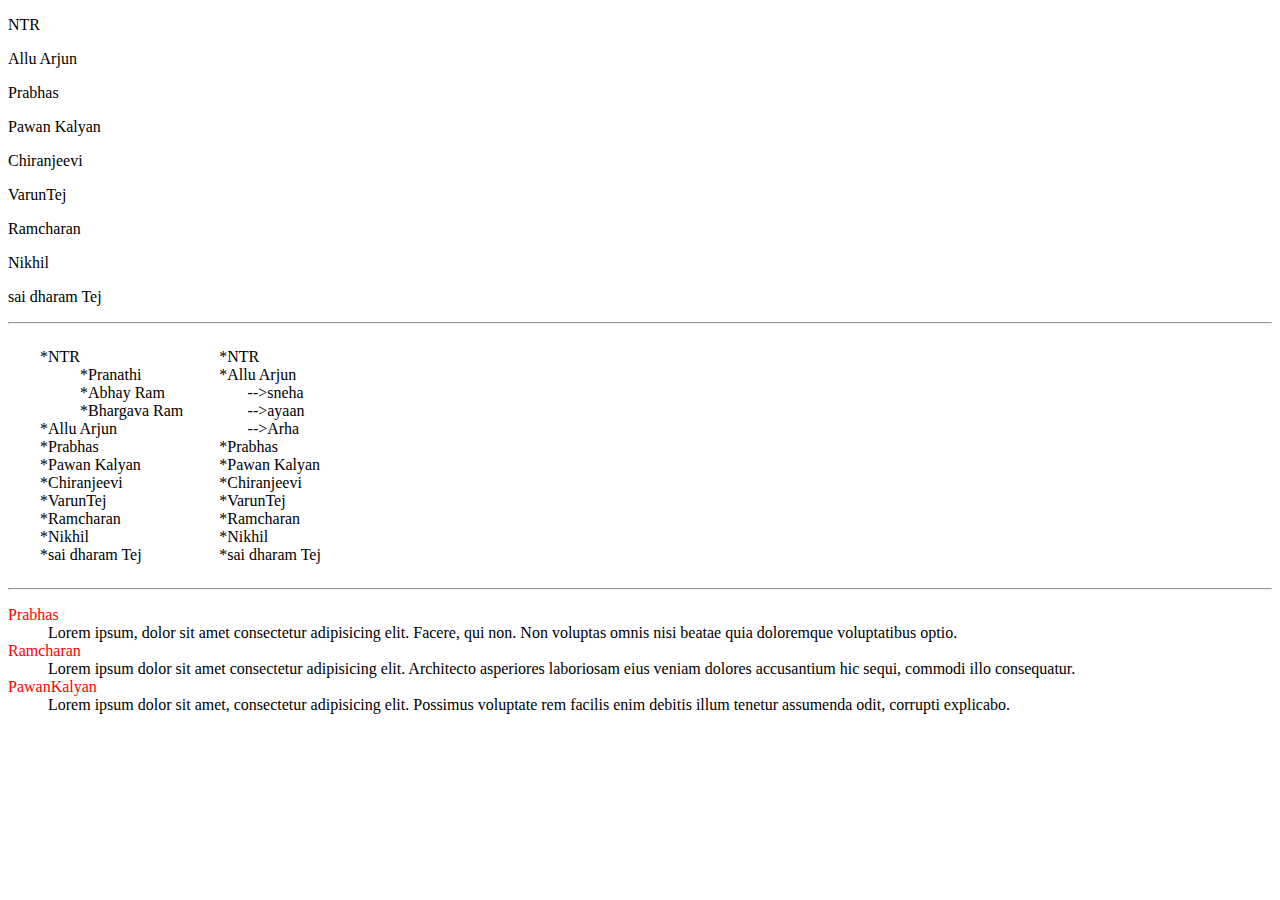
<file: S11- Lists/index.html>
<!DOCTYPE html>
<html lang="en">
<head>
    <meta charset="UTF-8">
    <meta name="viewport" content="width=device-width, initial-scale=1.0">
    <title>Document</title>
    <link rel="stylesheet" href="style.css">
</head>
<body>
    <p>NTR</p>
    <p>Allu Arjun</p>
    <p>Prabhas</p>
    <p>Pawan Kalyan</p>
    <p>Chiranjeevi</p>
    <p>VarunTej</p>
    <p>Ramcharan</p>
    <p>Nikhil</p>
    <p>sai dharam Tej</p>
    <hr>

  <ol type="1" start="50">
   <li>NTR</li>
   <ol type="A">
    <li>Pranathi</li>
    <li>Abhay Ram</li>
    <li>Bhargava Ram</li>
   </ol>
    <li>Allu Arjun</li>
    <li>Prabhas</li>
    <li>Pawan Kalyan</li>
    <li>Chiranjeevi</li>
    <li>VarunTej</li>
    <li>Ramcharan</li>
    <li>Nikhil</li>
    <li>sai dharam Tej</li>
  </ol>  

  <ul>
    <li>NTR</li>
    <li>Allu Arjun</li>
    <ul id="AlluArjunFamily">
        <li>sneha</li>
        <li>ayaan</li>
        <li>Arha</li>
    </ul>
    <li>Prabhas</li>
    <li>Pawan Kalyan</li>
    <li>Chiranjeevi</li>
    <li>VarunTej</li>
    <li>Ramcharan</li>
    <li>Nikhil</li>
    <li>sai dharam Tej</li>

  </ul>
  <hr>

  <dl>
    <dt>
        Prabhas
    </dt>
    <dd>
        Lorem ipsum, dolor sit amet consectetur adipisicing elit. Facere, qui non. Non voluptas omnis nisi beatae quia doloremque voluptatibus optio.
    </dd>
    <dt>
        Ramcharan
    </dt>
    <dd>Lorem ipsum dolor sit amet consectetur adipisicing elit. Architecto asperiores laboriosam eius veniam dolores accusantium hic sequi, commodi illo consequatur.</dd>
    <dt>
        PawanKalyan
    </dt>
    <dd>
        Lorem ipsum dolor sit amet, consectetur adipisicing elit. Possimus voluptate rem facilis enim debitis illum tenetur assumenda odit, corrupti explicabo.
    </dd>
  </dl>

    
    
    
</body>
</html>
</file>
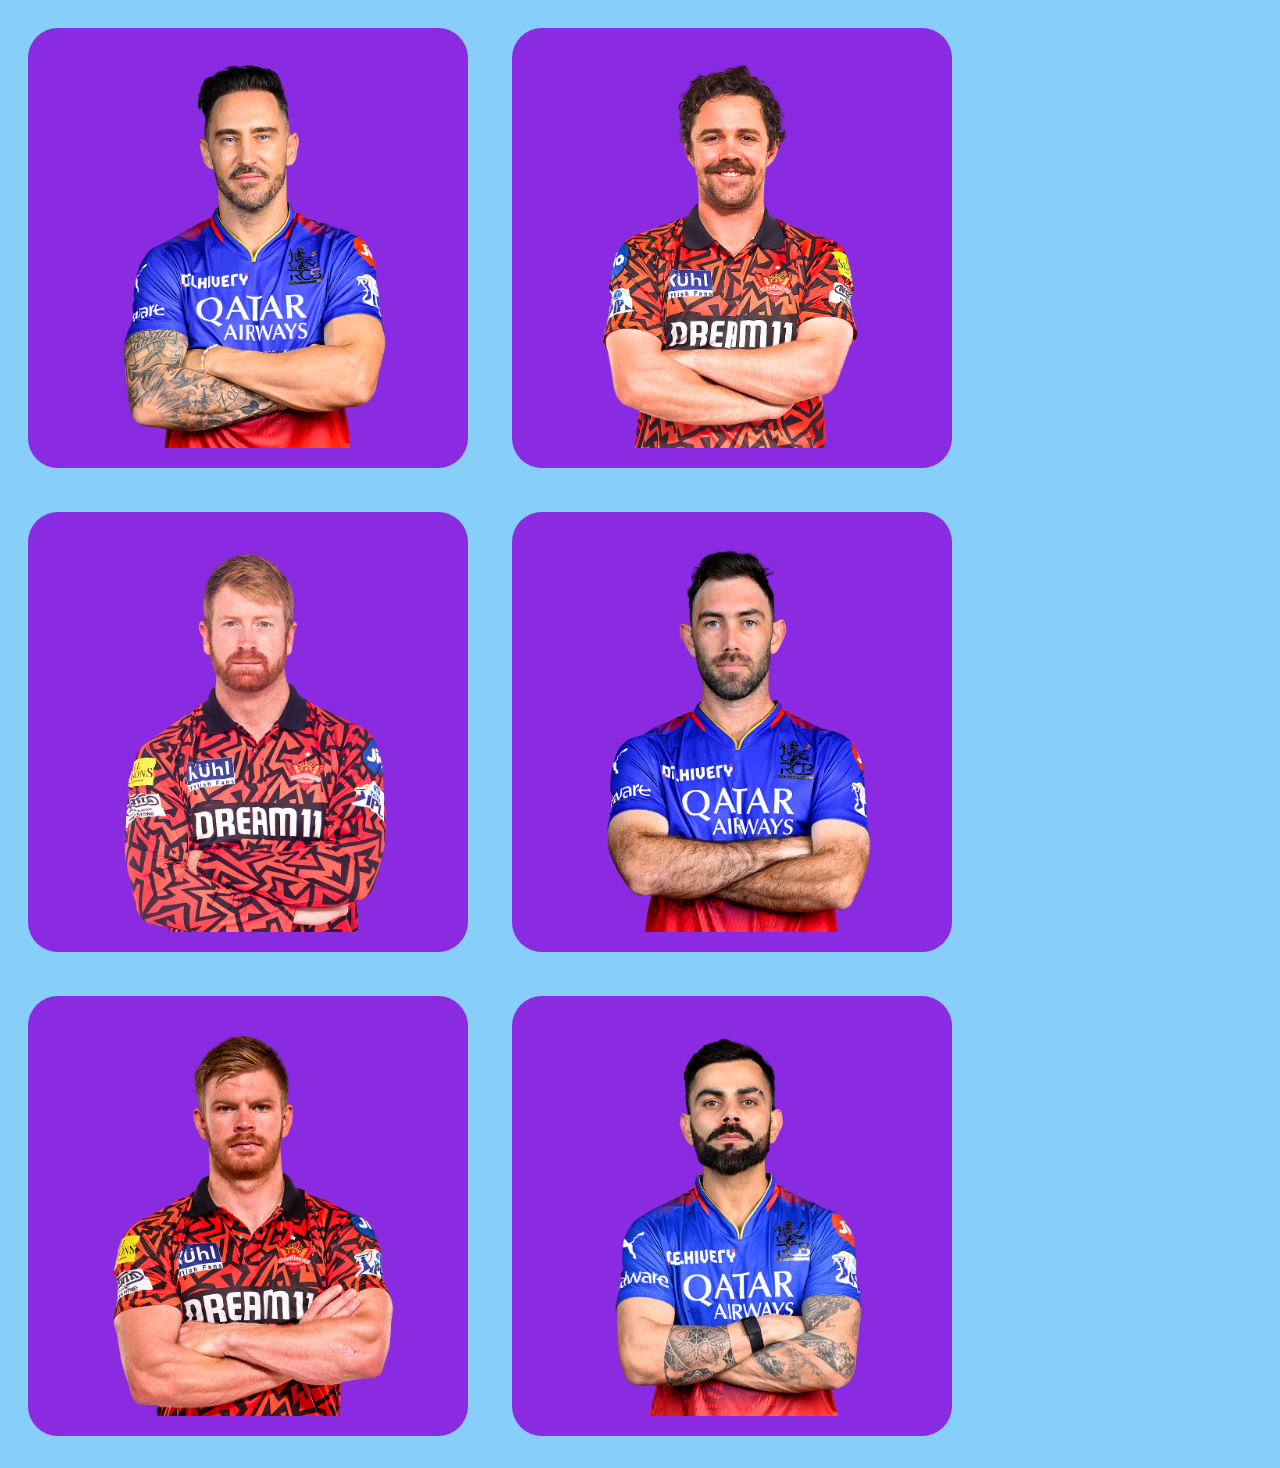
<file: S11-Ways of Writing CSS/index.html>
<!DOCTYPE html>
<html lang="en">
<head>
    <meta charset="UTF-8">
    <meta name="viewport" content="width=device-width, initial-scale=1.0">
    <title>Document</title>
    <link rel="stylesheet" href="style.css">
</head>
<body>
    <img src="./images/Faf Duplesis.png">
    <img src="./images/Head.png">
    <img src="./images/klaseen.png">
    <img src="./images/Maxwell.png">
    <img src="./images/Phillips.png">
    <img src="./images/virat Kohli.png">
    
</body>
</html>
</file>
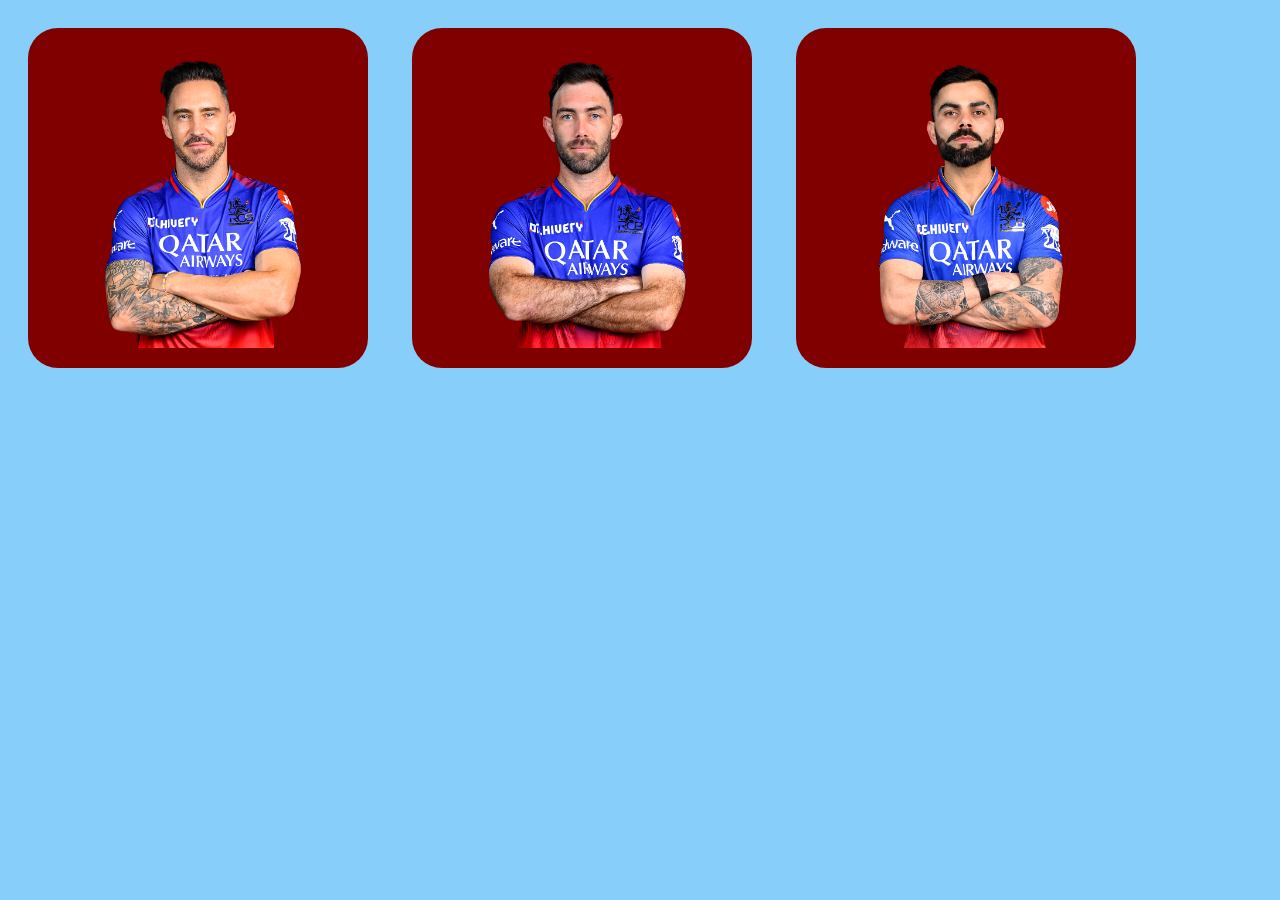
<file: S11-Ways of Writing CSS/RCB.html>
<!DOCTYPE html>
<html lang="en">
<head>
    <meta charset="UTF-8">
    <meta name="viewport" content="width=device-width, initial-scale=1.0">
    <title>RCB</title>
    <link rel="stylesheet" href="style.css">
    <style>
        img{
            width:300px;
            background-color: maroon;
        }
    </style>
</head>
<body>
    <img src="./images/Faf Duplesis.png">
    <img src="./images/Maxwell.png">
    <img src="./images/virat Kohli.png">
    
</body>
</html>
</file>
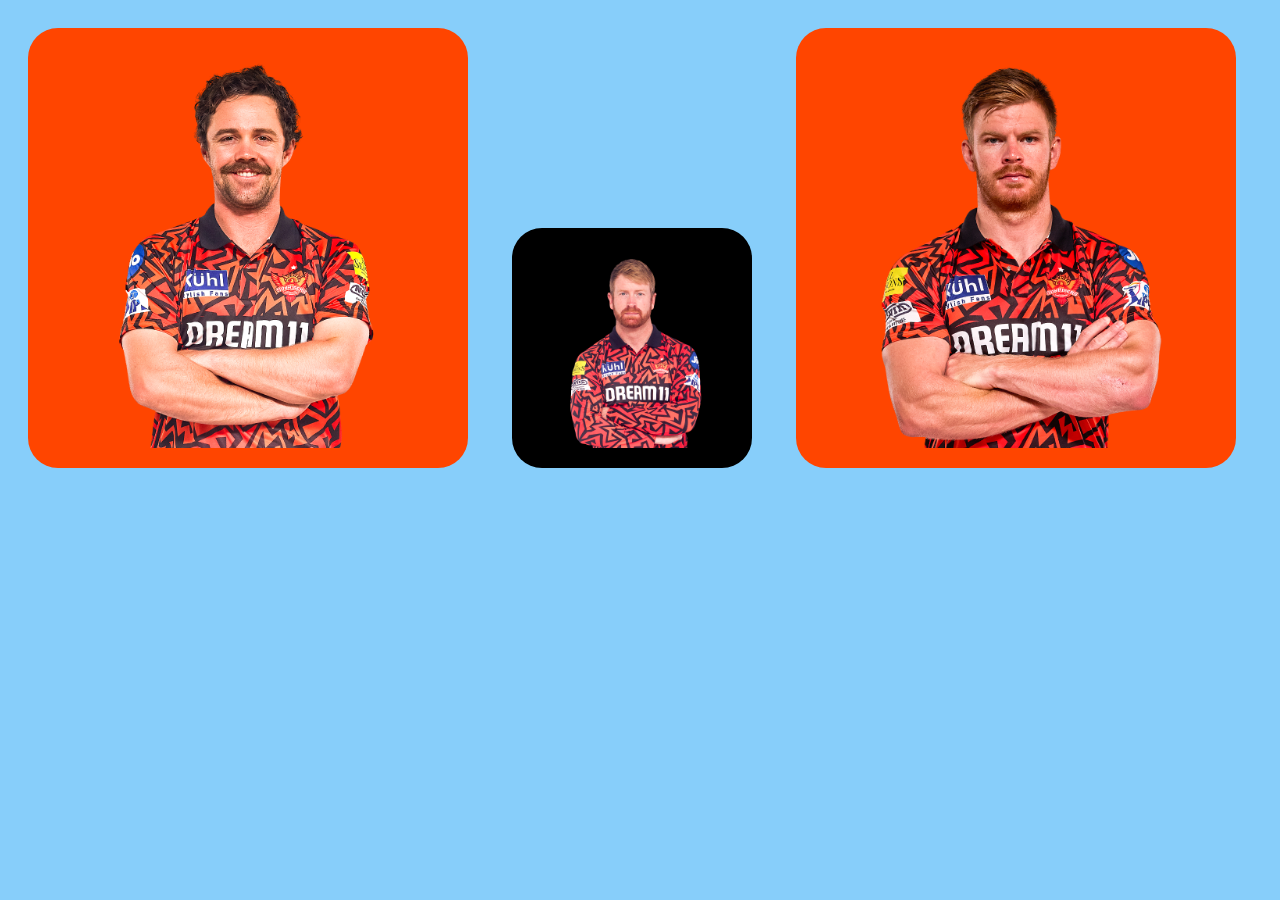
<file: S11-Ways of Writing CSS/SRH.html>
<!DOCTYPE html>
<html lang="en">
<head>
    <meta charset="UTF-8">
    <meta name="viewport" content="width=device-width, initial-scale=1.0">
    <title>SRH</title>
    <link rel="stylesheet" href="style.css">
    <style>
        img{
            background-color: orangered;
        }
    </style>
</head>
<body>
    <img src="./images/Head.png">
    <img style="width: 200px; background-color:black;" src="./images/klaseen.png">
    <img src="./images/Phillips.png">
    
</body>
</html>
</file>
<file: S11- Lists/style.css>
ol,ul{
    display: inline-block;
}

ul{
    list-style-type: square;
}

li::marker{
    content:"*" ;
}

#AlluArjunFamily li::marker {
    content:"-->" ;
}


dt{
    color: red;
}
</file>
<file: S11-Ways of Writing CSS/style.css>
body{
    background-color:lightskyblue;
}

img{
    width:400px;
    background-color: blueviolet;
    padding: 20px;
    margin: 20px;
    border-radius: 30px;
    
}
</file>
